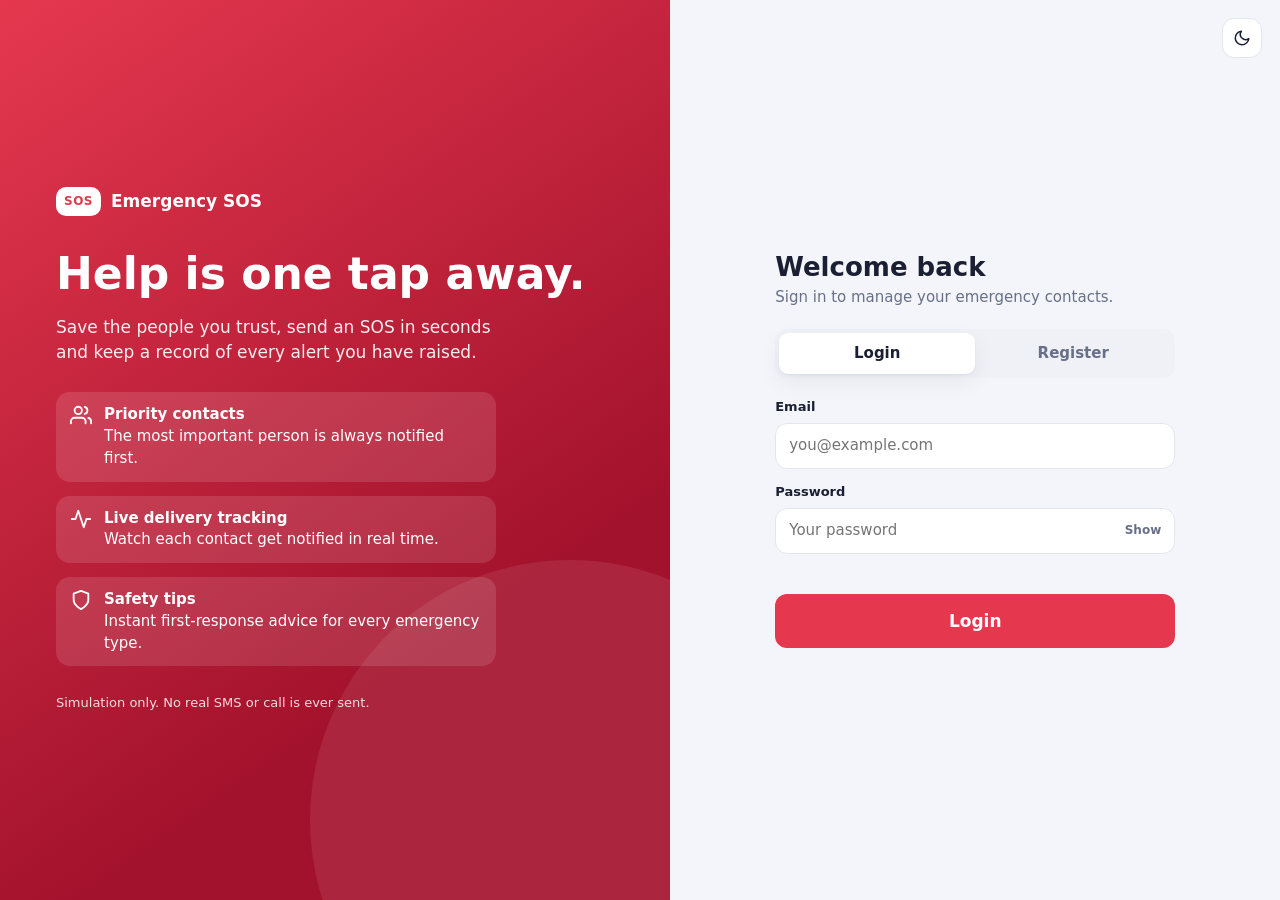
<file: web/index.html>
<!DOCTYPE html>
<html lang="en">
<head>
  <meta charset="UTF-8">
  <meta name="viewport" content="width=device-width, initial-scale=1">
  <title>Emergency SOS - Sign in</title>
  <link rel="icon" href="data:image/svg+xml,<svg xmlns=%22http://www.w3.org/2000/svg%22 viewBox=%220 0 100 100%22><text y=%22.9em%22 font-size=%2290%22>🚨</text></svg>">
  <link rel="stylesheet" href="css/style.css">
</head>
<body data-page="login">
  <div class="auth-wrap">
    <section class="hero">
      <div class="brand"><span class="brand-mark">SOS</span><span>Emergency SOS</span></div>
      <h1>Help is one tap away.</h1>
      <p class="lead">Save the people you trust, send an SOS in seconds and keep a record of every alert you have raised.</p>
      <ul class="hero-points">
        <li><span data-icon="users"></span><div><b>Priority contacts</b><br>The most important person is always notified first.</div></li>
        <li><span data-icon="activity"></span><div><b>Live delivery tracking</b><br>Watch each contact get notified in real time.</div></li>
        <li><span data-icon="shield"></span><div><b>Safety tips</b><br>Instant first-response advice for every emergency type.</div></li>
      </ul>
      <p class="hero-sim">Simulation only. No real SMS or call is ever sent.</p>
    </section>

    <section class="auth-side">
      <button id="themeBtn" class="icon-btn theme-corner" title="Switch theme" aria-label="Switch theme"></button>
      <div class="auth-card">
        <h2 id="formTitle">Welcome back</h2>
        <p class="muted" id="formSub">Sign in to manage your emergency contacts.</p>

        <div class="tabs">
          <button id="tabLogin" class="tab active" type="button">Login</button>
          <button id="tabRegister" class="tab" type="button">Register</button>
        </div>

        <form id="loginForm" novalidate>
          <div class="field"><label for="loginEmail">Email</label>
            <input type="email" id="loginEmail" placeholder="you@example.com" autocomplete="username"></div>
          <div class="field"><label for="loginPassword">Password</label>
            <div class="pw-wrap"><input type="password" id="loginPassword" placeholder="Your password" autocomplete="current-password">
              <button type="button" data-toggle="loginPassword">Show</button></div></div>
          <p class="form-error" id="loginError"></p>
          <button type="submit" class="btn primary big" id="loginBtn">Login</button>
        </form>

        <form id="registerForm" class="hidden" novalidate>
          <div class="field"><label for="regName">Full name</label>
            <input type="text" id="regName" placeholder="Ketan Sharma" autocomplete="name" maxlength="50"></div>
          <div class="field"><label for="regEmail">Email</label>
            <input type="email" id="regEmail" placeholder="you@example.com" autocomplete="email"></div>
          <div class="field"><label for="regPassword">Password</label>
            <div class="pw-wrap"><input type="password" id="regPassword" placeholder="At least 6 characters" autocomplete="new-password">
              <button type="button" data-toggle="regPassword">Show</button></div>
            <div class="meter" id="meter"><i></i><i></i><i></i><i></i></div>
            <p class="hint" id="meterText">Use letters, numbers and symbols for a stronger password.</p></div>
          <p class="form-error" id="regError"></p>
          <button type="submit" class="btn primary big" id="regBtn">Create account</button>
        </form>
      </div>
    </section>
  </div>

  <script src="js/common.js"></script>
  <script src="js/index.js"></script>
</body>
</html>
</file>
<file: web/css/style.css>
/* ===== Design tokens ===== */
:root {
  --bg: #f4f5fa; --surface: #ffffff; --surface-2: #eff1f7; --text: #1b1f33; --muted: #687089;
  --border: #e3e6ef; --primary: #e5384f; --primary-d: #c62a40; --primary-soft: #fde9ec;
  --green: #17a164; --green-soft: #e3f6ec; --amber: #e8960c; --amber-soft: #fff3da;
  --blue: #2f6df6; --blue-soft: #e6eeff;
  --shadow: 0 1px 2px rgba(20,25,50,.05), 0 8px 24px rgba(20,25,50,.06);
  --radius: 16px;
}
[data-theme="dark"] {
  --bg: #0e1120; --surface: #171b2f; --surface-2: #1f2440; --text: #eef0fb; --muted: #98a0bd;
  --border: #2a3052; --primary: #ff5470; --primary-d: #e8405c; --primary-soft: #3b1e2b;
  --green: #35c98a; --green-soft: #153a2e; --amber: #f5b23d; --amber-soft: #3b2f14;
  --blue: #6d97ff; --blue-soft: #1c2748;
  --shadow: 0 1px 2px rgba(0,0,0,.4), 0 10px 28px rgba(0,0,0,.35);
}

/* ===== Base ===== */
* { box-sizing: border-box; margin: 0; }
html { font-family: system-ui, -apple-system, "Segoe UI", Roboto, Arial, sans-serif; font-size: 15px; }
body { background: var(--bg); color: var(--text); line-height: 1.45; -webkit-font-smoothing: antialiased; }
button, input, select, textarea { font: inherit; color: inherit; }
a { color: inherit; }
h1, h2, h3 { line-height: 1.2; }
h3 { font-size: 16px; margin-bottom: 12px; }
.hidden { display: none !important; }
.muted { color: var(--muted); }
.small { font-size: 12.5px; }
.ico { flex: none; vertical-align: middle; }

/* ===== Buttons & inputs ===== */
.btn { display: inline-flex; align-items: center; justify-content: center; gap: 8px; border: 0; cursor: pointer;
  padding: 10px 18px; border-radius: 12px; font-weight: 600; text-decoration: none; transition: transform .1s, background .15s, opacity .15s; }
.btn:active { transform: scale(.97); }
.btn:disabled { opacity: .55; cursor: not-allowed; }
.btn.primary { background: var(--primary); color: #fff; }
.btn.primary:hover:not(:disabled) { background: var(--primary-d); }
.btn.success { background: var(--green); color: #fff; }
.btn.soft { background: var(--surface-2); }
.btn.soft:hover { background: var(--border); }
.btn.ghost { background: transparent; border: 1px solid var(--border); }
.btn.ghost:hover { background: var(--surface-2); }
.btn.danger { background: var(--primary-soft); color: var(--primary); }
.btn.small { padding: 7px 12px; font-size: 13px; border-radius: 10px; }
.btn.big { width: 100%; padding: 15px; font-size: 17px; }
.icon-btn { display: inline-grid; place-items: center; width: 40px; height: 40px; border-radius: 12px; border: 1px solid var(--border);
  background: var(--surface); cursor: pointer; }
.icon-btn:hover { background: var(--surface-2); }

.field { margin-bottom: 14px; }
.field > label { display: block; font-weight: 600; font-size: 13px; margin-bottom: 6px; }
.input, .field input[type=text], .field input[type=email], .field input[type=password], .field select, .field textarea {
  width: 100%; padding: 11px 13px; border: 1.5px solid var(--border); border-radius: 12px; background: var(--surface); outline: none; }
.field textarea { resize: vertical; min-height: 92px; }
.input:focus, .field input:focus, .field select:focus, .field textarea:focus { border-color: var(--primary); box-shadow: 0 0 0 3px var(--primary-soft); }
.input-row { display: flex; gap: 8px; }
.input-row .input { flex: 1; }
.counter { text-align: right; font-size: 12px; color: var(--muted); margin-top: 4px; }
.form-error { color: var(--primary); font-weight: 600; font-size: 13px; min-height: 18px; margin: 4px 0 8px; }
.hint { font-size: 12.5px; color: var(--muted); margin-top: 6px; }

/* ===== Cards & misc ===== */
.card { background: var(--surface); border: 1px solid var(--border); border-radius: var(--radius); padding: 20px; box-shadow: var(--shadow); }
.grid-2 { display: grid; grid-template-columns: 1.4fr 1fr; gap: 20px; align-items: start; }
.grid-cards { display: grid; grid-template-columns: repeat(auto-fill, minmax(260px, 1fr)); gap: 16px; }
.badge { display: inline-block; padding: 2px 10px; border-radius: 20px; font-size: 12px; font-weight: 700; background: var(--primary-soft); color: var(--primary); }
.badge.ok { background: var(--green-soft); color: var(--green); }
.badge.warn { background: var(--amber-soft); color: var(--amber); }
.sev { display: inline-block; padding: 2px 10px; border-radius: 20px; font-size: 12px; font-weight: 700; color: #fff; }
.sev-1, .sev-2 { background: #6b7a90; } .sev-3 { background: #e0a100; } .sev-4 { background: #ee7a16; } .sev-5 { background: #d92d45; }
.avatar { display: inline-grid; place-items: center; width: 42px; height: 42px; border-radius: 50%; color: #fff; font-weight: 700; flex: none; }
.avatar.sm { width: 34px; height: 34px; font-size: 13px; }
.tip { background: var(--amber-soft); border-radius: 12px; padding: 11px 14px; font-size: 14px; margin: 12px 0; }
.empty { text-align: center; padding: 42px 20px; color: var(--muted); }
.empty .big-ico { font-size: 40px; margin-bottom: 8px; }
.empty b { display: block; color: var(--text); font-size: 17px; margin-bottom: 4px; }
.skeleton { background: linear-gradient(90deg, var(--surface-2) 25%, var(--border) 50%, var(--surface-2) 75%); background-size: 200% 100%;
  animation: shimmer 1.2s infinite; border-radius: 12px; height: 90px; margin-bottom: 14px; }
@keyframes shimmer { to { background-position: -200% 0; } }
.spinner { width: 16px; height: 16px; border: 2.5px solid rgba(255,255,255,.4); border-top-color: #fff; border-radius: 50%; animation: spin .7s linear infinite; display: inline-block; }
.spinner.dark { border-color: var(--border); border-top-color: var(--primary); }
@keyframes spin { to { transform: rotate(360deg); } }

/* ===== Toasts & modal ===== */
#toasts { position: fixed; right: 20px; bottom: 20px; display: flex; flex-direction: column; gap: 10px; z-index: 100; }
.toast { background: var(--text); color: var(--bg); padding: 12px 16px; border-radius: 12px; box-shadow: var(--shadow); font-weight: 600; max-width: 340px;
  border-left: 5px solid var(--blue); animation: slideIn .25s; }
.toast.success { border-left-color: var(--green); } .toast.error { border-left-color: var(--primary); }
.toast.out { opacity: 0; transform: translateX(20px); transition: .25s; }
@keyframes slideIn { from { opacity: 0; transform: translateX(20px); } }
.modal-backdrop { position: fixed; inset: 0; background: rgba(10,12,25,.55); display: grid; place-items: center; z-index: 90; padding: 16px; animation: fade .15s; }
.modal { background: var(--surface); border-radius: 20px; padding: 24px; width: 100%; max-width: 460px; box-shadow: var(--shadow); animation: pop .18s; max-height: 92vh; overflow: auto; }
.modal h3 { font-size: 19px; }
.modal-actions { display: flex; gap: 10px; justify-content: flex-end; margin-top: 10px; }
@keyframes fade { from { opacity: 0; } } @keyframes pop { from { opacity: 0; transform: scale(.94); } }
.countdown { text-align: center; }
.count-ring { width: 130px; height: 130px; margin: 14px auto; border-radius: 50%; display: grid; place-items: center; font-size: 56px; font-weight: 800;
  color: var(--primary); border: 6px solid var(--primary-soft); border-top-color: var(--primary); animation: spin 1s linear infinite; }
.count-ring span { animation: spin 1s linear infinite reverse; }

/* ===== Auth page ===== */
.auth-wrap { display: grid; grid-template-columns: 1.1fr 1fr; min-height: 100vh; }
.hero { background: linear-gradient(145deg, #e5384f, #a3122c 70%); color: #fff; padding: 56px; display: flex; flex-direction: column; justify-content: center; position: relative; overflow: hidden; }
.hero::after { content: ""; position: absolute; width: 520px; height: 520px; right: -160px; bottom: -180px; border-radius: 50%; background: rgba(255,255,255,.08); }
.hero .brand { color: #fff; padding: 0 0 32px; }
.hero .brand-mark { background: #fff; color: var(--primary); }
.hero h1 { font-size: 44px; margin-bottom: 14px; }
.hero p.lead { font-size: 17px; opacity: .92; max-width: 460px; margin-bottom: 28px; }
.hero-points { list-style: none; padding: 0; display: grid; gap: 14px; max-width: 440px; }
.hero-points li { display: flex; gap: 12px; align-items: flex-start; background: rgba(255,255,255,.12); padding: 12px 14px; border-radius: 14px; }
.hero-sim { margin-top: 28px; font-size: 13px; opacity: .85; }
.auth-side { display: grid; place-items: center; padding: 28px; position: relative; }
.auth-side .theme-corner { position: absolute; top: 18px; right: 18px; }
.auth-card { width: 100%; max-width: 400px; }
.auth-card h2 { font-size: 26px; margin-bottom: 4px; }
.tabs { display: grid; grid-template-columns: 1fr 1fr; background: var(--surface-2); padding: 4px; border-radius: 12px; margin: 20px 0; }
.tab { border: 0; background: transparent; padding: 10px; border-radius: 9px; font-weight: 700; cursor: pointer; color: var(--muted); }
.tab.active { background: var(--surface); color: var(--text); box-shadow: var(--shadow); }
.pw-wrap { position: relative; }
.pw-wrap button { position: absolute; right: 8px; top: 50%; transform: translateY(-50%); border: 0; background: none; color: var(--muted); font-weight: 700; cursor: pointer; font-size: 12px; padding: 6px; }
.meter { display: grid; grid-template-columns: repeat(4, 1fr); gap: 5px; margin-top: 8px; }
.meter i { height: 5px; border-radius: 4px; background: var(--border); }
.meter.s1 i:nth-child(-n+1) { background: #e5384f; } .meter.s2 i:nth-child(-n+2) { background: #ee7a16; }
.meter.s3 i:nth-child(-n+3) { background: #e0a100; } .meter.s4 i { background: var(--green); }

/* ===== App shell ===== */
.app { display: grid; grid-template-columns: 250px 1fr; min-height: 100vh; }
.sidebar { position: sticky; top: 0; height: 100vh; background: var(--surface); border-right: 1px solid var(--border); display: flex; flex-direction: column; padding: 22px 14px; }
.brand { display: flex; align-items: center; gap: 10px; font-weight: 800; font-size: 17px; padding: 2px 10px 24px; }
.brand-mark { background: var(--primary); color: #fff; border-radius: 10px; padding: 6px 8px; font-size: 12px; letter-spacing: .5px; }
.nav { display: flex; flex-direction: column; gap: 4px; }
.nav a { display: flex; align-items: center; gap: 12px; padding: 11px 12px; border-radius: 12px; color: var(--muted); text-decoration: none; font-weight: 600; }
.nav a:hover { background: var(--surface-2); color: var(--text); }
.nav a.active { background: var(--primary-soft); color: var(--primary); }
.side-help { margin-top: auto; background: var(--primary-soft); border-radius: 14px; padding: 14px; font-size: 13px; }
.side-help b { display: block; font-size: 22px; color: var(--primary); }
.side-help a { color: var(--primary); font-weight: 700; text-decoration: none; }
.main { padding: 26px 34px 70px; width: 100%; max-width: 1200px; }
.topbar { display: flex; justify-content: space-between; align-items: center; gap: 12px; margin-bottom: 26px; }
.topbar h1 { font-size: 26px; }
.top-actions { display: flex; align-items: center; gap: 10px; }
.user-chip { display: flex; align-items: center; gap: 10px; font-weight: 700; background: var(--surface); border: 1px solid var(--border); padding: 4px 14px 4px 4px; border-radius: 30px; }

/* ===== Home ===== */
.hero-card { display: flex; justify-content: space-between; align-items: center; gap: 24px; background: linear-gradient(135deg, var(--surface), var(--primary-soft)); margin-bottom: 20px; }
.hero-card h2 { font-size: 24px; margin-bottom: 8px; }
.status-chip { display: inline-flex; align-items: center; gap: 8px; padding: 6px 12px; border-radius: 20px; font-weight: 700; font-size: 13px; margin-bottom: 12px; }
.status-chip.ok { background: var(--green-soft); color: var(--green); } .status-chip.warn { background: var(--amber-soft); color: var(--amber); }
.sos-btn { width: 150px; height: 150px; flex: none; border-radius: 50%; border: 0; cursor: pointer; color: #fff; font-weight: 900; font-size: 34px; letter-spacing: 2px;
  background: radial-gradient(circle at 30% 28%, #ff7d8f, var(--primary) 60%); animation: pulse 2s infinite; transition: transform .15s; }
.sos-btn:hover { transform: scale(1.05); }
@keyframes pulse { 0% { box-shadow: 0 0 0 0 rgba(229,56,79,.55); } 70% { box-shadow: 0 0 0 30px rgba(229,56,79,0); } 100% { box-shadow: 0 0 0 0 rgba(229,56,79,0); } }
.stats-grid { display: grid; grid-template-columns: repeat(4, 1fr); gap: 16px; margin-bottom: 20px; }
.stat { display: flex; gap: 14px; align-items: center; }
.stat .s-ico { width: 46px; height: 46px; border-radius: 14px; display: grid; place-items: center; flex: none; }
.stat b { display: block; font-size: 24px; line-height: 1.1; }
.s-red { background: var(--primary-soft); color: var(--primary); } .s-blue { background: var(--blue-soft); color: var(--blue); }
.s-green { background: var(--green-soft); color: var(--green); } .s-amber { background: var(--amber-soft); color: var(--amber); }
.two-col { display: grid; grid-template-columns: 1fr 1fr; gap: 20px; }
.bar-row { margin-bottom: 14px; } .bar-row .bar-top { display: flex; justify-content: space-between; font-weight: 600; font-size: 14px; margin-bottom: 6px; }
.bar { height: 9px; background: var(--surface-2); border-radius: 6px; overflow: hidden; } .bar > div { height: 100%; background: var(--primary); border-radius: 6px; transition: width .6s; }
.mini-alert { display: flex; gap: 12px; align-items: center; padding: 10px 0; border-bottom: 1px solid var(--border); }
.mini-alert:last-child { border-bottom: 0; } .mini-alert .m-ico { font-size: 24px; } .mini-alert > div { flex: 1; min-width: 0; }
.mini-alert .ellipsis { white-space: nowrap; overflow: hidden; text-overflow: ellipsis; }

/* ===== SOS view ===== */
.cat-grid { display: grid; grid-template-columns: repeat(auto-fill, minmax(130px, 1fr)); gap: 10px; margin-bottom: 8px; }
.cat-card { border: 2px solid var(--border); background: var(--surface); border-radius: 14px; padding: 14px 8px; text-align: center; cursor: pointer; transition: .15s; }
.cat-card:hover { border-color: var(--primary); transform: translateY(-2px); }
.cat-card.selected { border-color: var(--primary); background: var(--primary-soft); }
.cat-card .c-ico { font-size: 28px; display: block; margin-bottom: 4px; } .cat-card b { font-size: 13px; display: block; }
.dots { display: flex; gap: 3px; justify-content: center; margin-top: 6px; } .dots i { width: 7px; height: 7px; border-radius: 50%; background: var(--border); } .dots i.on { background: var(--primary); }
.step-title { display: flex; align-items: center; gap: 10px; margin: 22px 0 12px; font-size: 16px; font-weight: 700; }
.step-title:first-child { margin-top: 0; }
.step-title span { background: var(--primary); color: #fff; width: 24px; height: 24px; border-radius: 50%; display: grid; place-items: center; font-size: 13px; }
.chips { display: flex; flex-wrap: wrap; gap: 8px; margin-top: 8px; }
.chip { border: 1.5px solid var(--border); background: var(--surface); border-radius: 20px; padding: 6px 13px; font-size: 13px; font-weight: 600; cursor: pointer; }
.chip:hover { border-color: var(--primary); } .chip.active { background: var(--primary); border-color: var(--primary); color: #fff; }
.notify-list { list-style: none; padding: 0; }
.notify-list li { display: flex; align-items: center; gap: 12px; padding: 9px 0; border-bottom: 1px solid var(--border); }
.notify-list li:last-child { border-bottom: 0; } .notify-list .order { width: 22px; height: 22px; border-radius: 50%; background: var(--surface-2); display: grid; place-items: center; font-size: 12px; font-weight: 700; }
.notify-list .info { flex: 1; min-width: 0; }
.side-stack { display: grid; gap: 20px; }
.progress { height: 10px; background: var(--surface-2); border-radius: 8px; overflow: hidden; margin: 12px 0 6px; } .progress > div { height: 100%; background: var(--green); border-radius: 8px; transition: width .5s; }
.steps { list-style: none; padding: 0; margin: 12px 0; }
.steps li { display: flex; align-items: center; justify-content: space-between; gap: 10px; padding: 8px 0; font-size: 14px; border-bottom: 1px dashed var(--border); }
.steps li:last-child { border-bottom: 0; }
.st { font-size: 12px; font-weight: 700; display: inline-flex; align-items: center; gap: 6px; white-space: nowrap; } .st.done { color: var(--green); } .st.wait { color: var(--amber); }
.msg-box { background: var(--surface-2); border-radius: 12px; padding: 11px 14px; font-size: 13.5px; margin: 12px 0; word-break: break-word; }
.msg-box b { display: block; font-size: 11.5px; color: var(--muted); text-transform: uppercase; letter-spacing: .4px; margin-bottom: 4px; }
.tracker-head { display: flex; justify-content: space-between; align-items: center; margin-bottom: 4px; }
.tracker-actions { display: flex; flex-wrap: wrap; gap: 8px; margin-top: 12px; }

/* ===== Contacts ===== */
.toolbar { display: flex; flex-wrap: wrap; align-items: center; gap: 12px; margin-bottom: 16px; }
.search { flex: 1; min-width: 200px; position: relative; } .search .ico { position: absolute; left: 13px; top: 50%; transform: translateY(-50%); color: var(--muted); }
.search input { width: 100%; padding: 11px 13px 11px 38px; border: 1.5px solid var(--border); border-radius: 12px; background: var(--surface); outline: none; } .search input:focus { border-color: var(--primary); }
.legend { display: flex; flex-wrap: wrap; gap: 8px 16px; font-size: 12.5px; color: var(--muted); margin-bottom: 16px; }
.c-card { display: flex; flex-direction: column; gap: 12px; }
.c-top { display: flex; gap: 12px; align-items: center; } .c-top > div:nth-child(2) { flex: 1; min-width: 0; }
.c-top b { display: block; } .c-actions { display: flex; gap: 8px; flex-wrap: wrap; }
.p-chip { font-size: 12px; font-weight: 800; padding: 3px 10px; border-radius: 20px; }
.p-1 { background: #fde1e5; color: #c62a40; } .p-2 { background: #ffe9d6; color: #c25f0a; } .p-3 { background: #fff3c9; color: #9a7400; } .p-4 { background: #e1f0ff; color: #2a68c9; } .p-5 { background: #ececf3; color: #5b6275; }
[data-theme="dark"] .p-1 { background: #4a2030; color: #ff7d92; } [data-theme="dark"] .p-2 { background: #46301d; color: #ffa860; } [data-theme="dark"] .p-3 { background: #443a14; color: #f5c94d; } [data-theme="dark"] .p-4 { background: #1d3052; color: #7fb0ff; } [data-theme="dark"] .p-5 { background: #2a2f48; color: #aab1cc; }
.seg { display: grid; grid-template-columns: repeat(5, 1fr); gap: 6px; }
.seg label { cursor: pointer; } .seg input { display: none; }
.seg span { display: block; text-align: center; padding: 10px 0; border: 1.5px solid var(--border); border-radius: 10px; font-weight: 700; }
.seg input:checked + span { background: var(--primary); border-color: var(--primary); color: #fff; }

/* ===== History ===== */
.filters { display: flex; flex-wrap: wrap; gap: 8px; margin-bottom: 14px; }
.timeline { position: relative; padding-left: 26px; }
.timeline::before { content: ""; position: absolute; left: 7px; top: 8px; bottom: 8px; width: 2px; background: var(--border); }
.t-item { position: relative; margin-bottom: 16px; }
.t-dot { position: absolute; left: -26px; top: 22px; width: 16px; height: 16px; border-radius: 50%; background: var(--primary); border: 3px solid var(--bg); }
.t-item.s1 .t-dot, .t-item.s2 .t-dot { background: #6b7a90; } .t-item.s3 .t-dot { background: #e0a100; } .t-item.s4 .t-dot { background: #ee7a16; }
.t-head { display: flex; justify-content: space-between; gap: 10px; flex-wrap: wrap; align-items: center; }
.t-title { display: flex; gap: 12px; align-items: center; } .t-icon { font-size: 26px; }
.t-loc { display: flex; align-items: center; gap: 6px; color: var(--muted); margin: 10px 0 4px; font-size: 14px; }
.t-desc { margin-bottom: 10px; } .t-details summary { cursor: pointer; font-weight: 600; font-size: 13.5px; color: var(--blue); }
.t-actions { margin-top: 10px; display: flex; gap: 8px; }

/* ===== Helplines ===== */
.help-card { display: flex; gap: 14px; align-items: center; } .help-card .num { font-size: 28px; font-weight: 800; color: var(--primary); min-width: 74px; }
.help-card > div:nth-child(2) { flex: 1; } .help-actions { display: flex; gap: 6px; }
.checklist { list-style: none; padding: 0; display: grid; gap: 10px; } .checklist li { display: flex; gap: 10px; align-items: flex-start; }
.checklist .ico { color: var(--green); margin-top: 2px; }

/* ===== Responsive ===== */
@media (max-width: 1000px) { .stats-grid { grid-template-columns: repeat(2, 1fr); } .grid-2, .two-col { grid-template-columns: 1fr; } }
@media (max-width: 860px) {
  .auth-wrap { grid-template-columns: 1fr; } .hero { padding: 32px 24px; } .hero h1 { font-size: 30px; } .hero-points { display: none; }
  .app { grid-template-columns: 1fr; }
  .sidebar { position: fixed; top: auto; bottom: 0; left: 0; right: 0; height: auto; flex-direction: row; padding: 6px 8px; z-index: 40; border-right: 0; border-top: 1px solid var(--border); }
  .brand, .side-help { display: none; }
  .nav { flex-direction: row; flex: 1; justify-content: space-around; }
  .nav a { flex-direction: column; gap: 3px; font-size: 11px; padding: 7px 8px; }
  .main { padding: 18px 16px 100px; } .topbar h1 { font-size: 21px; }
  .user-chip #userName { display: none; } .user-chip { padding: 4px; }
  .hero-card { flex-direction: column-reverse; text-align: center; } #toasts { left: 16px; right: 16px; bottom: 90px; }
}
@media (max-width: 520px) { .stats-grid { grid-template-columns: 1fr 1fr; gap: 10px; } .stat { flex-direction: column; align-items: flex-start; gap: 8px; } }
@media (prefers-reduced-motion: reduce) { * { animation: none !important; transition: none !important; } }
</file>
